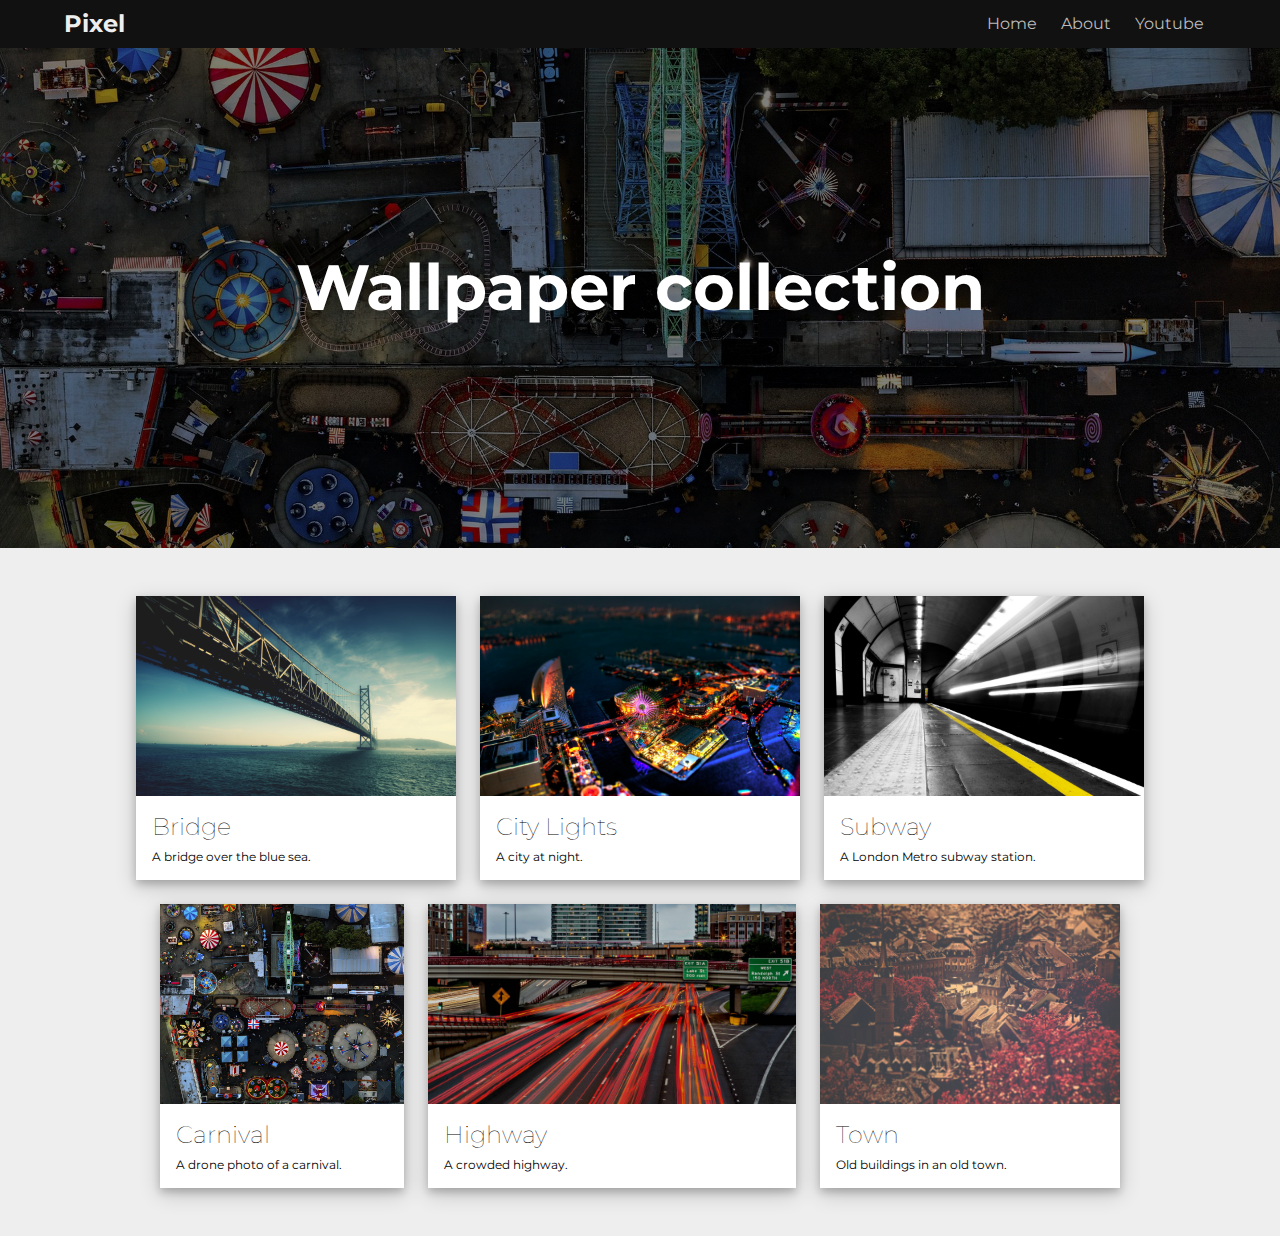
<file: Webathon/index.html>
<html>
  <head>
    <meta charset="utf-8">
    <title>Wallpapers</title>

    <link href="https://fonts.googleapis.com/css?family=Montserrat:300,400,700" rel="stylesheet">
    <link rel="stylesheet" href="style.css">
  </head>

  <body>

    <nav class="navbar">
      <div class="logo">Pixel</div>
      <ul>
        <li><a href="index.html">Home</a></li>
        <li><a href="about.html">About</a></li>
        <li><a href="https://youtube.com">Youtube</a></li>
      </ul>
    </nav>

    <div class="main">
      <img src="images/carnival.jpg" alt="A carnival from above">
      <div class="header-text">Wallpaper collection</div>
    </div>

    <div class="container">

      <div class="gallery">

        <div class="gallery-item">
          <img src="images/bridge.jpg" alt="A bridge over the sea">
          <div class="description">
            <h1>Bridge</h1>
            <p>A bridge over the blue sea.</p>
          </div>
        </div>

        <div class="gallery-item">
          <img src="images/lights.jpg" alt="A city at night">
          <div class="description">
            <h1>City Lights</h1>
            <p>A city at night.</p>
          </div>
        </div>

        <div class="gallery-item">
          <img src="images/subway.png" alt="A subway tunnel">
          <div class="description">
            <h1>Subway</h1>
            <p>A London Metro subway station.</p>
          </div>
        </div>

        <div class="gallery-item">
          <img src="images/carnival.jpg" alt="A carnival from above">
          <div class="description">
            <h1>Carnival</h1>
            <p>A drone photo of a carnival.</p>
          </div>
        </div>

        <div class="gallery-item">
          <img src="images/highway.jpg" alt="A highway full of cars">
          <div class="description">
            <h1>Highway</h1>
            <p>A crowded highway.</p>
          </div>
        </div>

        <div class="gallery-item">
          <img src="images/town.jpg" alt="An old town">
          <div class="description">
            <h1>Town</h1>
            <p>Old buildings in an old town.</p>
          </div>
        </div>

      </div>

    </div>

  </body>
</html>
</file>
<file: Webathon/style.css>
body {
	font-family: 'Montserrat', sans-serif;
	margin: 0;

	background-color: #eee;
}

.container {
	padding: 0 5%;
}

h1 {
	font-weight: 100;
}


/* NAVBAR */

.navbar {
	padding: 0 5%;
	display: flex;
	align-items: center;
	justify-content: space-between;

	color: #eee;
	background-color: #111;
	line-height: 1;
}

.navbar .logo {
	font-weight: bold;
	font-size: 24px;
}

.navbar ul {
	display: flex;

	list-style: none;
}

.navbar ul li {
	padding: 0 12px;
}

.navbar ul li a {
	text-decoration: none;
	color: #bbb;
}

.navbar ul li a:hover {
	color: #fff;
	transition: 0.2s;
}


/* MAIN IMAGE */

.main {
	height: 500px;
	overflow: hidden;
	position: relative;
	background-color: #000;
}

.main img {
	width: 100%;
	position: absolute;
	top: -160px;
	opacity: 0.5;
}

.main .header-text {
	position: absolute;
	bottom: 222px;
	width: 100%;
	text-align: center;

	font-size: 64px;
	font-weight: bold;
	color: #fff;
}


/* GALLERY */

.gallery {
	margin: 36px 0;
	padding: -12px;
	display: flex;
	flex-wrap: wrap;
	justify-content: center;
}

.gallery .gallery-item {
	margin: 12px;

	background-color: #fff;
	box-shadow: 0 4px 8px 0 rgba(0, 0, 0, 0.2), 0 6px 20px 0 rgba(0, 0, 0, 0.19);
}

.gallery .gallery-item:hover {
	transition: 0.2s;
	box-shadow: 0 8px 16px 0 rgba(0, 0, 0, 0.3), 0 12px 28px 0 rgba(0, 0, 0, 0.2);
}

.gallery-item img {
	height: 200px;
}

.gallery-item .description {
	padding: 16px;
}

.gallery-item h1 {
	margin: 0 0 8px 0;
	font-size: 24px;
}

.gallery-item p {
	font-size: 12px;
	margin: 0;
}
</file>
